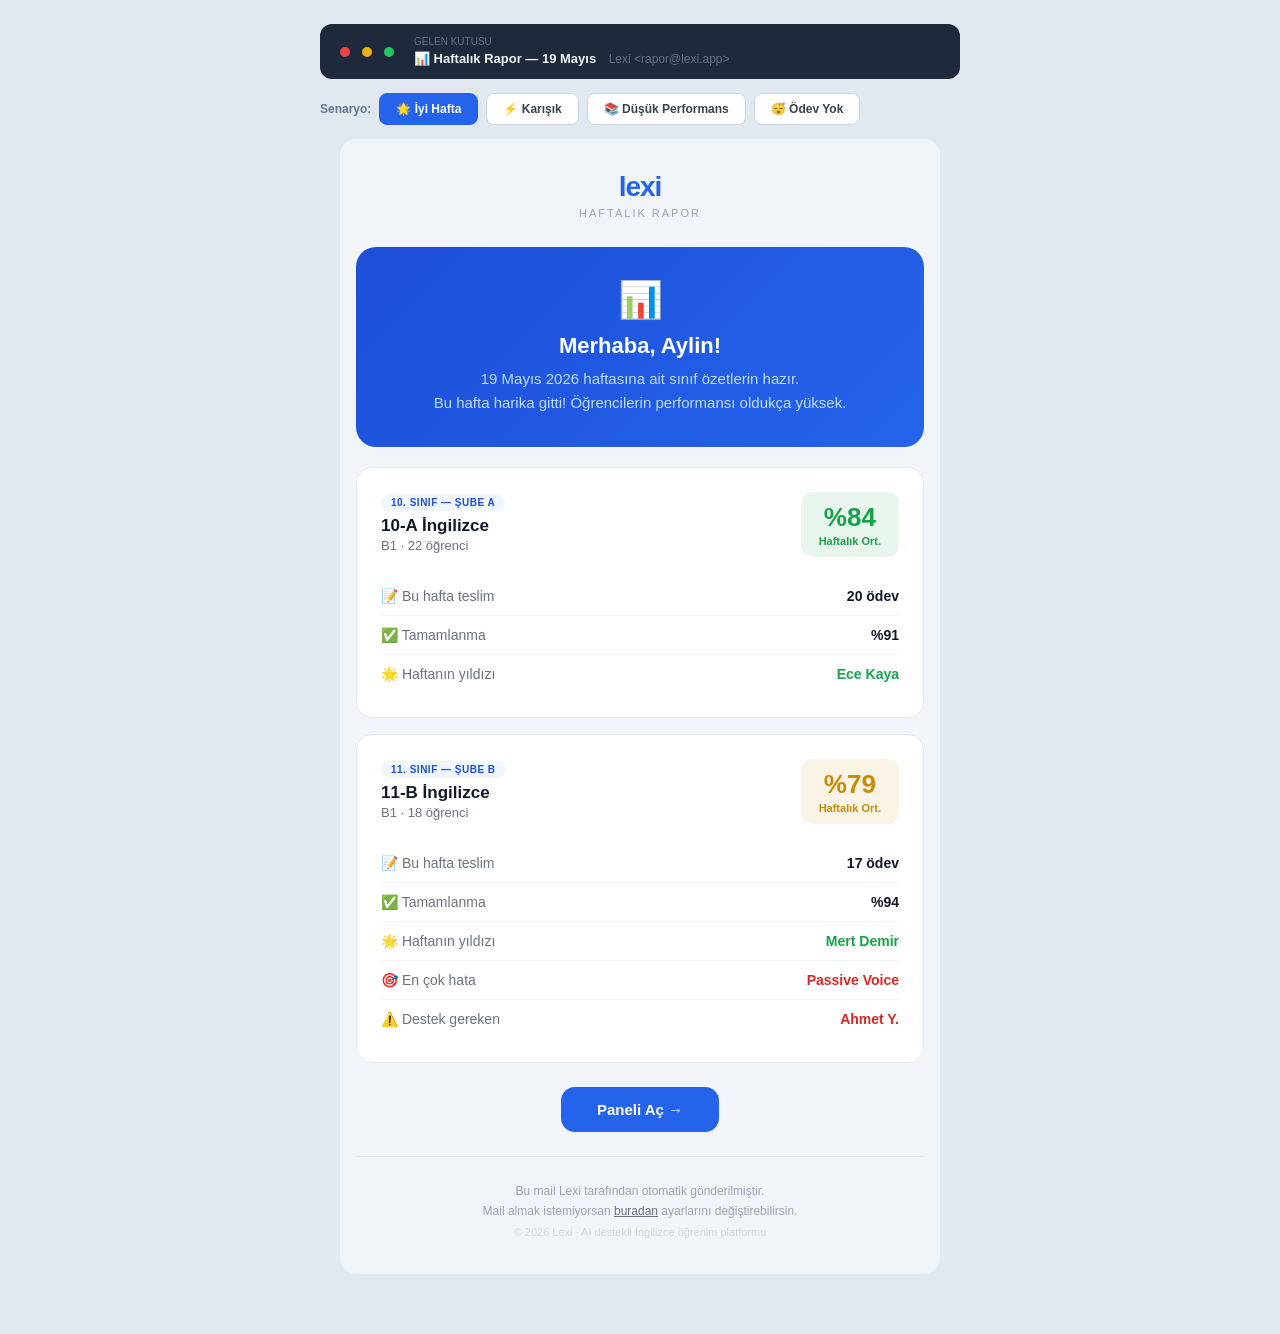
<file: docs/mail-preview.html>
<!DOCTYPE html>
<html>
<head>
<meta charset="UTF-8">
<meta name="viewport" content="width=device-width,initial-scale=1">
<title>Lexi — Haftalık Rapor Demo</title>
<style>
* { box-sizing: border-box; margin: 0; padding: 0; }
body { background: #e2e8f0; font-family: -apple-system, BlinkMacSystemFont, 'Segoe UI', sans-serif; padding: 24px 16px 60px; }

.preview-bar { max-width: 640px; margin: 0 auto 14px; background: #1e293b; border-radius: 12px; padding: 12px 20px; display: flex; align-items: center; gap: 12px; }
.dot { width: 10px; height: 10px; border-radius: 50%; }
.controls { max-width: 640px; margin: 0 auto 14px; display: flex; gap: 8px; flex-wrap: wrap; align-items: center; }
.ctrl-btn { padding: 8px 16px; border: 1px solid #cbd5e1; background: #fff; border-radius: 8px; font-size: 12px; font-weight: 700; cursor: pointer; color: #374151; transition: all .15s; }
.ctrl-btn:hover { border-color: #2563eb; color: #2563eb; }
.ctrl-btn.active { background: #2563eb; color: #fff; border-color: #2563eb; }

.email-wrapper { max-width: 600px; margin: 0 auto; padding: 32px 16px; background: #f1f5f9; border-radius: 16px; }
.logo { text-align: center; margin-bottom: 28px; }
.hero { background: linear-gradient(135deg,#1d4ed8,#2563eb); border-radius: 20px; padding: 32px; margin-bottom: 20px; text-align: center; }
.hero h1 { font-size: 22px; font-weight: 800; color: #fff; margin-bottom: 8px; }
.hero p { font-size: 15px; color: #bfdbfe; line-height: 1.6; }
.classroom-card { background: #fff; border-radius: 16px; padding: 24px; margin-bottom: 16px; border: 1px solid #e5e7eb; }
.card-header { display: flex; align-items: flex-start; justify-content: space-between; margin-bottom: 20px; }
.stats-table { width: 100%; border-collapse: collapse; }
.stats-table td { padding: 11px 0; border-bottom: 1px solid #f3f4f6; font-size: 14px; }
.stats-table td:first-child { color: #6b7280; }
.stats-table td:last-child { text-align: right; font-weight: 700; color: #111827; }
.stats-table tr:last-child td { border-bottom: none; }
.cta { text-align: center; margin: 24px 0; }
.cta-btn { display: inline-block; background: #2563eb; color: #fff; padding: 14px 36px; border-radius: 14px; font-weight: 800; font-size: 15px; border: none; cursor: pointer; transition: background .15s; }
.cta-btn:hover { background: #1d4ed8; }
.footer { text-align: center; padding-top: 24px; border-top: 1px solid #e5e7eb; }
.footer p { font-size: 12px; color: #9ca3af; line-height: 1.7; }

/* Modal */
.overlay { display: none; position: fixed; inset: 0; background: rgba(0,0,0,.6); z-index: 999; align-items: center; justify-content: center; }
.overlay.open { display: flex; }
.modal { background: #020817; border-radius: 20px; width: 95%; max-width: 920px; height: 82vh; display: flex; overflow: hidden; box-shadow: 0 24px 80px rgba(0,0,0,.6); animation: pop .25s cubic-bezier(.22,.68,0,1.2); position: relative; }
@keyframes pop { from{opacity:0;transform:scale(.92)} to{opacity:1;transform:scale(1)} }
.modal-close { position: absolute; top: 14px; right: 16px; z-index: 10; background: rgba(255,255,255,.07); border: none; border-radius: 8px; color: #94a3b8; cursor: pointer; font-size: 17px; padding: 4px 11px; transition: background .15s; }
.modal-close:hover { background: rgba(255,255,255,.14); }
.sidebar { width: 200px; background: #0a0f1e; border-right: 1px solid #1e293b; display: flex; flex-direction: column; padding: 24px 0; flex-shrink: 0; }
.sidebar-logo { padding: 0 18px 20px; border-bottom: 1px solid #1e293b; margin-bottom: 14px; }
.nav-btn { width: 100%; display: flex; align-items: center; gap: 9px; padding: 10px 10px 10px 12px; background: transparent; border: none; border-left: 2px solid transparent; color: #475569; font-size: 13px; font-weight: 600; cursor: pointer; font-family: inherit; margin-bottom: 2px; text-align: left; border-radius: 0 8px 8px 0; transition: all .15s; }
.nav-btn.active { background: rgba(56,189,248,.1); border-left-color: #38bdf8; color: #38bdf8; }
.nav-btn:hover:not(.active) { color: #94a3b8; background: rgba(255,255,255,.03); }
.content { flex: 1; overflow-y: auto; padding: 28px 28px 40px; background: #020817; }
.content::-webkit-scrollbar { width: 4px; }
.content::-webkit-scrollbar-thumb { background: #1e293b; border-radius: 2px; }
.stat-card { background: #0f172a; border: 1px solid #1e293b; border-radius: 10px; padding: 15px 18px; }

/* Sınıf grade tabs */
.grade-tabs { display: flex; gap: 6px; margin-bottom: 14px; }
.grade-tab { padding: 7px 16px; border: 1px solid #1e293b; background: #0f172a; border-radius: 8px; font-size: 12px; font-weight: 700; cursor: pointer; color: #475569; transition: all .15s; font-family: inherit; }
.grade-tab.active { background: rgba(56,189,248,.12); border-color: #38bdf8; color: #38bdf8; }
</style>
</head>
<body>

<div class="preview-bar">
  <div class="dot" style="background:#ef4444"></div>
  <div class="dot" style="background:#eab308"></div>
  <div class="dot" style="background:#22c55e"></div>
  <div style="flex:1;margin-left:8px;">
    <div style="font-size:10px;color:#64748b;margin-bottom:2px;">GELEN KUTUSU</div>
    <span style="font-size:13px;color:#f1f5f9;font-weight:700;">📊 Haftalık Rapor — 19 Mayıs</span>
    <span style="font-size:12px;color:#64748b;margin-left:8px;">Lexi &lt;rapor@lexi.app&gt;</span>
  </div>
</div>

<div class="controls">
  <span style="font-size:12px;color:#64748b;font-weight:600;">Senaryo:</span>
  <button class="ctrl-btn active" onclick="pick('good',this)">🌟 İyi Hafta</button>
  <button class="ctrl-btn" onclick="pick('mixed',this)">⚡ Karışık</button>
  <button class="ctrl-btn" onclick="pick('bad',this)">📚 Düşük Performans</button>
  <button class="ctrl-btn" onclick="pick('nodata',this)">😴 Ödev Yok</button>
</div>

<div class="email-wrapper">
  <div class="logo">
    <div style="font-size:28px;font-weight:900;color:#2563eb;letter-spacing:-1px;">lexi</div>
    <div style="font-size:11px;color:#9ca3af;letter-spacing:2px;text-transform:uppercase;margin-top:4px;">Haftalık Rapor</div>
  </div>
  <div class="hero">
    <div style="font-size:36px;margin-bottom:12px;">📊</div>
    <h1>Merhaba, Aylin!</h1>
    <p id="heroText">19 Mayıs 2026 haftasına ait sınıf özetlerin hazır.<br>Bu haftaki performansa bir göz atalım.</p>
  </div>
  <div id="cards"></div>
  <div class="cta"><button class="cta-btn" onclick="openPanel()">Paneli Aç →</button></div>
  <div class="footer">
    <p>Bu mail Lexi tarafından otomatik gönderilmiştir.<br>
    Mail almak istemiyorsan <a href="#" style="color:#6b7280;">buradan</a> ayarlarını değiştirebilirsin.<br>
    <span style="font-size:11px;color:#d1d5db;">© 2026 Lexi · AI destekli İngilizce öğrenim platformu</span></p>
  </div>
</div>

<!-- Panel Modal -->
<div class="overlay" id="overlay" onclick="if(event.target===this)closePanel()">
  <div class="modal">
    <button class="modal-close" onclick="closePanel()">✕</button>
    <div class="sidebar">
      <div class="sidebar-logo">
        <div style="font-size:18px;font-weight:900;color:#38bdf8;">lexi</div>
        <div style="font-size:9px;color:#334155;letter-spacing:2px;text-transform:uppercase;margin-top:2px;">Öğretmen Paneli</div>
      </div>
      <div style="padding:0 8px;flex:1;">
        <button class="nav-btn active" id="nav-dashboard" onclick="goTab('dashboard')"><span>◈</span>Panel</button>
        <button class="nav-btn" id="nav-classes"   onclick="goTab('classes')"><span>◉</span>Sınıflarım</button>
        <button class="nav-btn" id="nav-assign"    onclick="goTab('assign')"><span>✦</span>Ödev Ata</button>
        <button class="nav-btn" id="nav-notes"     onclick="goTab('notes')"><span>✎</span>Notlarım</button>
        <button class="nav-btn" id="nav-support"   onclick="goTab('support')"><span>◎</span>Destek</button>
      </div>
      <div style="padding:14px 18px;border-top:1px solid #1e293b;">
        <div style="font-size:12px;font-weight:600;color:#94a3b8;">Aylin Öğretmen</div>
        <div style="font-size:10px;color:#334155;margin-top:2px;">aylin@lexi.app</div>
      </div>
    </div>
    <div class="content" id="content"></div>
  </div>
</div>

<script>
// ── Sabit veriler ─────────────────────────────────────────────────────
const GRADES   = ["9","10","11","12"];
const SECTIONS = ["A","B","C","D","E","F"];
const LVL      = {"9":"A2","10":"B1","11":"B1","12":"B2"};
const TOPICS   = ["Present Perfect","Passive Voice","Modal Verbs","Conditionals","Reported Speech"];
const NAMES    = ["Ece K.","Mert D.","Selin A.","Burak Y.","Zeynep B.","Ali R.","Can T.","Fatma S."];

function rnd(min,max){return Math.floor(Math.random()*(max-min+1))+min;}
function pick_arr(arr){return arr[Math.floor(Math.random()*arr.length)];}

// Her çalıştırmada tutarlı olsun — seed değil ama yeterli
const ALL = [];
GRADES.forEach(g=>{
  SECTIONS.forEach(s=>{
    const avg = rnd(48,92);
    const cap = rnd(18,26);
    const sub = rnd(Math.floor(cap*0.5), cap);
    ALL.push({
      grade:g, section:s,
      name:`${g}-${s} İngilizce`,
      level:LVL[g], students:cap, submissions:sub,
      avg, completion:Math.round(sub/cap*100),
      star: avg>=70 ? pick_arr(NAMES) : null,
      struggling: avg<65 ? [pick_arr(NAMES), pick_arr(NAMES)].filter((v,i,a)=>a.indexOf(v)===i) : avg<75?[pick_arr(NAMES)]:[],
      topic: pick_arr(TOPICS),
      code: Math.random().toString(36).slice(2,8).toUpperCase(),
    });
  });
});

// ── Mail senaryoları ──────────────────────────────────────────────────
const SCENARIOS = {
  good:[
    {grade:"10",section:"A",name:"10-A İngilizce",level:"B1",students:22,submissions:20,avg:84,completion:91,star:"Ece Kaya",struggling:[],topic:null},
    {grade:"11",section:"B",name:"11-B İngilizce",level:"B1",students:18,submissions:17,avg:79,completion:94,star:"Mert Demir",struggling:["Ahmet Y."],topic:"Passive Voice"},
  ],
  mixed:[
    {grade:"10",section:"A",name:"10-A İngilizce",level:"B1",students:22,submissions:14,avg:68,completion:64,star:"Selin A.",struggling:["Burak K.","Can T."],topic:"Conditionals"},
    {grade:"9", section:"C",name:"9-C İngilizce", level:"A2",students:18,submissions:9, avg:55,completion:50,star:null,struggling:["Ali R.","Zeynep B.","Ceren M."],topic:"Present Perfect"},
  ],
  bad:[
    {grade:"12",section:"F",name:"12-F İngilizce",level:"B2",students:22,submissions:6,avg:47,completion:27,star:null,struggling:["Burak K.","Can T.","Fatma S.","Emre Y."],topic:"Modal Verbs"},
  ],
  nodata:[
    {grade:"11",section:"D",name:"11-D İngilizce",level:"B1",students:22,submissions:0,avg:null,completion:0,star:null,struggling:[],topic:null},
  ],
};
const HERO={
  good:"Bu hafta harika gitti! Öğrencilerin performansı oldukça yüksek.",
  mixed:"Bazı sınıflarda dikkat edilmesi gereken noktalar var.",
  bad:"Bu hafta zorlayıcı geçti — destek gereken öğrenciler var.",
  nodata:"Bu hafta ödev teslimi olmadı. Yeni bir ödev oluşturmayı düşünebilirsin.",
};

function sc(avg){return avg===null?"#6b7280":avg>=80?"#16a34a":avg>=60?"#ca8a04":"#dc2626";}

function cardHTML(d){
  const c=sc(d.avg), avgStr=d.avg!==null?`%${d.avg}`:"Veri yok";
  let rows=`<tr><td>📝 Bu hafta teslim</td><td>${d.submissions} ödev</td></tr>
             <tr><td>✅ Tamamlanma</td><td>%${d.completion}</td></tr>`;
  if(d.star)         rows+=`<tr><td>🌟 Haftanın yıldızı</td><td style="color:#16a34a">${d.star}</td></tr>`;
  if(d.topic)        rows+=`<tr><td>🎯 En çok hata</td><td style="color:#dc2626">${d.topic}</td></tr>`;
  if(d.struggling?.length){
    const n=d.struggling.slice(0,3).join(", ")+(d.struggling.length>3?` +${d.struggling.length-3}`:"");
    rows+=`<tr><td>⚠️ Destek gereken</td><td style="color:#dc2626">${n}</td></tr>`;
  }
  return `<div class="classroom-card">
    <div class="card-header">
      <div>
        <div style="display:inline-block;font-size:10px;font-weight:800;padding:3px 10px;border-radius:20px;background:#eff6ff;color:#1d4ed8;margin-bottom:5px;letter-spacing:.5px;">${d.grade}. SINIF — ŞUBE ${d.section}</div>
        <div style="font-size:17px;font-weight:800;color:#111827;">${d.name}</div>
        <div style="font-size:13px;color:#6b7280;margin-top:2px;">${d.level} · ${d.students} öğrenci</div>
      </div>
      <div style="text-align:center;background:${c}18;border-radius:12px;padding:10px 18px;min-width:88px;">
        <div style="font-size:26px;font-weight:900;color:${c};">${avgStr}</div>
        <div style="font-size:11px;font-weight:700;color:${c};margin-top:2px;">Haftalık Ort.</div>
      </div>
    </div>
    <table class="stats-table">${rows}</table>
  </div>`;
}

function pick(key,btn){
  document.querySelectorAll(".ctrl-btn").forEach(b=>b.classList.remove("active"));
  btn.classList.add("active");
  document.getElementById("heroText").innerHTML=`19 Mayıs 2026 haftasına ait sınıf özetlerin hazır.<br>${HERO[key]}`;
  document.getElementById("cards").innerHTML=SCENARIOS[key].map(cardHTML).join("");
}
pick("good",document.querySelector(".ctrl-btn.active"));

// ── Panel ─────────────────────────────────────────────────────────────
function openPanel(){
  document.getElementById("overlay").classList.add("open");
  goTab("dashboard");
}
function closePanel(){document.getElementById("overlay").classList.remove("open");}

let curTab="dashboard", curGrade="10";

function goTab(tab){
  curTab=tab;
  document.querySelectorAll(".nav-btn").forEach(b=>b.classList.remove("active"));
  document.getElementById("nav-"+tab).classList.add("active");
  const fn={dashboard:tabDashboard,classes:tabClasses,assign:tabAssign,notes:tabNotes,support:tabSupport};
  (fn[tab]||tabDashboard)();
}

// ── Dashboard tab ─────────────────────────────────────────────────────
function tabDashboard(){
  const total=ALL.reduce((a,c)=>a+c.students,0);
  const avgs=ALL.map(c=>c.avg).filter(Boolean);
  const avg=Math.round(avgs.reduce((a,b)=>a+b,0)/avgs.length);
  const rows=ALL.slice(0,8).map((c,i)=>{
    const [bg,tc]=c.avg>=80?["#14532d","#86efac"]:c.avg>=60?["#713f12","#fde047"]:["#7f1d1d","#fca5a5"];
    return `<div style="display:grid;grid-template-columns:56px 1fr 66px 66px;padding:10px 16px;align-items:center;border-top:1px solid #1e293b;background:${i%2===0?"#0f172a":"transparent"}">
      <div style="font-size:12px;font-weight:800;color:#38bdf8;">${c.grade}-${c.section}</div>
      <div style="font-size:12px;color:#94a3b8;">${c.topic}</div>
      <div style="text-align:center;font-size:12px;color:#64748b;">${c.submissions}/${c.students}</div>
      <div style="text-align:center;"><span style="font-size:11px;font-weight:700;background:${bg};color:${tc};padding:2px 9px;border-radius:20px;">%${c.avg}</span></div>
    </div>`;
  }).join("");

  document.getElementById("content").innerHTML=`
    <div style="margin-bottom:20px;">
      <div style="font-size:18px;font-weight:800;color:#f1f5f9;margin-bottom:3px;">Hoş geldin, Aylin 👋</div>
      <div style="font-size:13px;color:#475569;">Tüm sınıfların genel durumu</div>
    </div>
    <div style="display:grid;grid-template-columns:repeat(3,1fr);gap:12px;margin-bottom:24px;">
      ${[["Toplam Sınıf","24"],["Toplam Öğrenci",total],["Genel Ort.",`%${avg}`]].map(([l,v])=>`
        <div class="stat-card">
          <div style="font-size:10px;font-weight:700;text-transform:uppercase;letter-spacing:1px;color:#475569;margin-bottom:6px;">${l}</div>
          <div style="font-size:22px;font-weight:800;color:#38bdf8;">${v}</div>
        </div>`).join("")}
    </div>
    <div style="font-size:10px;font-weight:700;letter-spacing:1px;text-transform:uppercase;color:#475569;margin-bottom:12px;">Son Ödevler</div>
    <div style="border:1px solid #1e293b;border-radius:10px;overflow:hidden;">
      <div style="display:grid;grid-template-columns:56px 1fr 66px 66px;padding:9px 16px;background:#0a0f1e;font-size:10px;font-weight:700;color:#334155;text-transform:uppercase;letter-spacing:1px;">
        <span>Sınıf</span><span>Konu</span><span style="text-align:center">Teslim</span><span style="text-align:center">Ort.</span>
      </div>
      ${rows}
    </div>`;
}

// ── Sınıflarım tab ────────────────────────────────────────────────────
function tabClasses(){
  document.getElementById("content").innerHTML=`
    <div style="font-size:18px;font-weight:800;color:#f1f5f9;margin-bottom:16px;">Sınıflarım</div>
    <div class="grade-tabs" id="gradeTabs">
      ${GRADES.map(g=>`<button class="grade-tab ${g===curGrade?"active":""}" onclick="filterGrade('${g}',this)">${g}. Sınıf</button>`).join("")}
    </div>
    <div id="classGrid"></div>`;
  renderGrid();
}

function filterGrade(g,btn){
  curGrade=g;
  document.querySelectorAll(".grade-tab").forEach(b=>b.classList.remove("active"));
  btn.classList.add("active");
  renderGrid();
}

function renderGrid(){
  const filtered=ALL.filter(c=>c.grade===curGrade);
  document.getElementById("classGrid").innerHTML=`
    <div style="font-size:11px;color:#475569;margin-bottom:12px;">${curGrade}. sınıf — ${filtered.length} şube, ${filtered.reduce((a,c)=>a+c.students,0)} öğrenci</div>
    <div style="border:1px solid #1e293b;border-radius:10px;overflow:hidden;">
      <div style="display:grid;grid-template-columns:40px 1fr 54px 60px 64px 76px;padding:9px 16px;background:#0a0f1e;font-size:10px;font-weight:700;color:#334155;text-transform:uppercase;letter-spacing:1px;">
        <span>Şb</span><span>Sınıf</span><span style="text-align:center">Svye</span><span style="text-align:center">Öğr.</span><span style="text-align:center">Ort.</span><span style="text-align:center">Kod</span>
      </div>
      ${filtered.map((c,i)=>{
        const [bg,tc]=c.avg>=80?["#14532d","#86efac"]:c.avg>=60?["#713f12","#fde047"]:["#7f1d1d","#fca5a5"];
        return `<div style="display:grid;grid-template-columns:40px 1fr 54px 60px 64px 76px;padding:10px 16px;align-items:center;border-top:1px solid #1e293b;background:${i%2===0?"#0f172a":"transparent"}">
          <div style="width:28px;height:28px;border-radius:7px;background:rgba(56,189,248,.1);border:1px solid rgba(56,189,248,.15);display:flex;align-items:center;justify-content:center;font-size:11px;font-weight:800;color:#38bdf8;">${c.section}</div>
          <div style="font-size:13px;color:#f1f5f9;font-weight:600;">${c.name}</div>
          <div style="text-align:center;font-size:11px;color:#64748b;">${c.level}</div>
          <div style="text-align:center;font-size:13px;color:#94a3b8;">${c.students}</div>
          <div style="text-align:center;"><span style="font-size:11px;font-weight:700;background:${bg};color:${tc};padding:2px 8px;border-radius:20px;">%${c.avg}</span></div>
          <div style="text-align:center;font-size:11px;font-weight:800;color:#38bdf8;font-family:monospace;letter-spacing:2px;">${c.code}</div>
        </div>`;
      }).join("")}
    </div>`;
}

// ── Ödev Ata tab ──────────────────────────────────────────────────────
function tabAssign(){
  const gradeOpts=GRADES.map(g=>`<optgroup label="${g}. Sınıf">${SECTIONS.map(s=>`<option>${g}-${s} İngilizce (${LVL[g]})</option>`).join("")}</optgroup>`).join("");
  const inp=s=>`width:100%;padding:10px 13px;background:#0a0f1e;border:1.5px solid #1e293b;border-radius:9px;color:#f1f5f9;font-size:13px;font-family:inherit;outline:none;${s||""}`;
  document.getElementById("content").innerHTML=`
    <div style="font-size:18px;font-weight:800;color:#f1f5f9;margin-bottom:4px;">Ödev Ata</div>
    <div style="font-size:13px;color:#475569;margin-bottom:20px;">Claude seçtiğin konuya uygun sorular üretecek.</div>
    <div style="display:flex;gap:8px;margin-bottom:18px;">
      <button onclick="toggleMode(0)" id="mBtn0" style="flex:1;padding:10px;border:1.5px solid #38bdf8;border-radius:9px;background:rgba(56,189,248,.1);color:#38bdf8;font-size:13px;font-weight:700;cursor:pointer;font-family:inherit;transition:all .15s;">Tekli Sınıf</button>
      <button onclick="toggleMode(1)" id="mBtn1" style="flex:1;padding:10px;border:1.5px solid #1e293b;border-radius:9px;background:#0f172a;color:#475569;font-size:13px;font-weight:700;cursor:pointer;font-family:inherit;transition:all .15s;">Toplu Atama</button>
    </div>
    <div id="classSelect">
      <div style="margin-bottom:14px;">
        <label style="display:block;font-size:10px;font-weight:700;letter-spacing:1px;text-transform:uppercase;color:#475569;margin-bottom:7px;">Sınıf</label>
        <select style="${inp("box-sizing:border-box;")}"><option value="">Sınıf seç...</option>${gradeOpts}</select>
      </div>
    </div>
    ${[["Ödev Başlığı","text","Örn: Haftalık Present Perfect Ödevi"],["Konu","select",""]].map(([l,t,ph])=>`
      <div style="margin-bottom:14px;">
        <label style="display:block;font-size:10px;font-weight:700;letter-spacing:1px;text-transform:uppercase;color:#475569;margin-bottom:7px;">${l}</label>
        ${t==="select"
          ?`<select style="${inp("box-sizing:border-box;")}"><option value="">Konu seç...</option>${TOPICS.map(t=>`<option>${t}</option>`).join("")}</select>`
          :`<input type="text" placeholder="${ph}" style="${inp("box-sizing:border-box;")}">`}
      </div>`).join("")}
    <div style="display:grid;grid-template-columns:1fr 1fr;gap:12px;margin-bottom:16px;">
      <div>
        <label style="display:block;font-size:10px;font-weight:700;letter-spacing:1px;text-transform:uppercase;color:#475569;margin-bottom:7px;">Seviye</label>
        <div style="display:flex;gap:4px;">${["A1","A2","B1","B2","C1"].map((l,i)=>`<button style="flex:1;padding:7px 0;border:1.5px solid ${i===2?"#38bdf8":"#1e293b"};border-radius:6px;background:${i===2?"rgba(56,189,248,.1)":"#0f172a"};color:${i===2?"#38bdf8":"#475569"};font-size:10px;font-weight:700;cursor:pointer;font-family:inherit;">${l}</button>`).join("")}</div>
      </div>
      <div>
        <label style="display:block;font-size:10px;font-weight:700;letter-spacing:1px;text-transform:uppercase;color:#475569;margin-bottom:7px;">Soru Sayısı</label>
        <input type="number" value="5" min="3" max="15" style="${inp("box-sizing:border-box;")}">
      </div>
    </div>
    <div style="background:rgba(56,189,248,.05);border:1px solid rgba(56,189,248,.15);border-radius:9px;padding:11px 14px;margin-bottom:16px;font-size:12px;color:#64748b;line-height:1.6;">
      <span style="color:#38bdf8;font-weight:700;">Claude şunları üretecek:</span> Seçilen konuda ilgili seviyede sorular — boşluk doldurma, çoktan seçmeli ve cümle yeniden yazma karışık.
    </div>
    <button id="createBtn" onclick="fakeCreate()" style="width:100%;padding:13px;background:#38bdf8;color:#0f172a;border:none;border-radius:10px;font-size:14px;font-weight:800;cursor:pointer;font-family:inherit;transition:all .2s;">✦ Ödevi Oluştur</button>`;
}

function toggleMode(n){
  const btns=[document.getElementById("mBtn0"),document.getElementById("mBtn1")];
  btns.forEach((b,i)=>{
    b.style.cssText=`flex:1;padding:10px;border:1.5px solid ${i===n?"#38bdf8":"#1e293b"};border-radius:9px;background:${i===n?"rgba(56,189,248,.1)":"#0f172a"};color:${i===n?"#38bdf8":"#475569"};font-size:13px;font-weight:700;cursor:pointer;font-family:inherit;transition:all .15s;`;
  });
  const cs=document.getElementById("classSelect");
  if(n===1){
    const gradeOpts=GRADES.map(g=>`<optgroup label="${g}. Sınıf">${SECTIONS.map(s=>`<option>${g}-${s} İngilizce (${LVL[g]})</option>`).join("")}</optgroup>`).join("");
    cs.innerHTML=`<div style="margin-bottom:14px;">
      <label style="display:block;font-size:10px;font-weight:700;letter-spacing:1px;text-transform:uppercase;color:#475569;margin-bottom:7px;">Sınıflar (çoklu seçim)</label>
      <select multiple size="5" style="width:100%;padding:8px;background:#0a0f1e;border:1.5px solid #1e293b;border-radius:9px;color:#f1f5f9;font-size:13px;font-family:inherit;outline:none;box-sizing:border-box;">${gradeOpts}</select>
      <div style="font-size:11px;color:#334155;margin-top:5px;">Ctrl/Cmd basılı tutarak birden fazla seçebilirsin</div>
    </div>`;
  } else {
    const gradeOpts=GRADES.map(g=>`<optgroup label="${g}. Sınıf">${SECTIONS.map(s=>`<option>${g}-${s} İngilizce (${LVL[g]})</option>`).join("")}</optgroup>`).join("");
    cs.innerHTML=`<div style="margin-bottom:14px;">
      <label style="display:block;font-size:10px;font-weight:700;letter-spacing:1px;text-transform:uppercase;color:#475569;margin-bottom:7px;">Sınıf</label>
      <select style="width:100%;padding:10px 13px;background:#0a0f1e;border:1.5px solid #1e293b;border-radius:9px;color:#f1f5f9;font-size:13px;font-family:inherit;outline:none;box-sizing:border-box;"><option value="">Sınıf seç...</option>${gradeOpts}</select>
    </div>`;
  }
}

function fakeCreate(){
  const btn=document.getElementById("createBtn");
  btn.textContent="⟳ Claude sorular üretiyor...";
  btn.style.background="#0c4a6e"; btn.style.color="#7dd3fc"; btn.style.cursor="not-allowed";
  setTimeout(()=>{ btn.textContent="✓ Ödev Oluşturuldu!"; btn.style.background="#14532d"; btn.style.color="#86efac"; },2200);
}

// ── Notlar tab ────────────────────────────────────────────────────────
function tabNotes(){
  const notes=[
    {student:"Ece Kaya",cls:"10-A",text:"Conditionals konusunda çok başarılı. Olimpiyat yarışmasına aday gösterilebilir.",date:"15 May"},
    {student:"Burak Yılmaz",cls:"9-C",text:"Present Perfect konusunda zorlanıyor. Ek alıştırma materyali gönderildi.",date:"13 May"},
    {student:"Mert Demir",cls:"11-B",text:"B2 sınavına hazırlanıyor. Ekstra kaynak istedi.",date:"10 May"},
  ];
  document.getElementById("content").innerHTML=`
    <div style="font-size:18px;font-weight:800;color:#f1f5f9;margin-bottom:4px;">Notlarım</div>
    <div style="font-size:13px;color:#475569;margin-bottom:18px;">Öğrencilere ve kendinize eklediğiniz notlar.</div>
    <div style="background:#0f172a;border:1px solid #1e293b;border-radius:12px;padding:16px;margin-bottom:16px;">
      <textarea rows="3" placeholder="Yeni not ekle..." style="width:100%;padding:10px;background:#0a0f1e;border:1px solid #1e293b;border-radius:8px;color:#f1f5f9;font-size:13px;font-family:inherit;outline:none;resize:vertical;box-sizing:border-box;margin-bottom:10px;"></textarea>
      <button style="padding:8px 20px;background:#38bdf8;color:#0f172a;border:none;border-radius:8px;font-size:13px;font-weight:700;cursor:pointer;font-family:inherit;">Kaydet</button>
    </div>
    ${notes.map(n=>`<div style="background:#0f172a;border:1px solid #1e293b;border-radius:10px;padding:14px 16px;margin-bottom:10px;">
      <div style="display:flex;justify-content:space-between;margin-bottom:6px;">
        <span style="font-size:12px;font-weight:700;color:#38bdf8;">${n.student} <span style="color:#334155;font-weight:400;">· ${n.cls}</span></span>
        <span style="font-size:11px;color:#334155;">${n.date}</span>
      </div>
      <div style="font-size:13px;color:#94a3b8;line-height:1.5;">${n.text}</div>
    </div>`).join("")}`;
}

// ── Destek tab ────────────────────────────────────────────────────────
function tabSupport(){
  document.getElementById("content").innerHTML=`
    <div style="font-size:18px;font-weight:800;color:#f1f5f9;margin-bottom:4px;">Destek</div>
    <div style="font-size:13px;color:#475569;margin-bottom:18px;">Sorun veya öneriniz mi var?</div>
    <div style="background:#0f172a;border:1px solid #1e293b;border-radius:12px;padding:18px;margin-bottom:16px;">
      <div style="margin-bottom:12px;">
        <label style="display:block;font-size:10px;font-weight:700;letter-spacing:1px;text-transform:uppercase;color:#475569;margin-bottom:7px;">Konu</label>
        <input type="text" placeholder="Kısaca belirtin..." style="width:100%;padding:10px 13px;background:#0a0f1e;border:1.5px solid #1e293b;border-radius:9px;color:#f1f5f9;font-size:13px;font-family:inherit;outline:none;box-sizing:border-box;">
      </div>
      <div style="margin-bottom:14px;">
        <label style="display:block;font-size:10px;font-weight:700;letter-spacing:1px;text-transform:uppercase;color:#475569;margin-bottom:7px;">Mesaj</label>
        <textarea rows="4" placeholder="Detaylı açıklayın..." style="width:100%;padding:10px 13px;background:#0a0f1e;border:1.5px solid #1e293b;border-radius:9px;color:#f1f5f9;font-size:13px;font-family:inherit;outline:none;resize:vertical;box-sizing:border-box;"></textarea>
      </div>
      <button onclick="this.textContent='✓ Gönderildi!';this.style.background='#14532d';this.style.color='#86efac';" style="padding:11px 28px;background:#38bdf8;color:#0f172a;border:none;border-radius:9px;font-size:13px;font-weight:800;cursor:pointer;font-family:inherit;">Gönder →</button>
    </div>
    <div style="background:#0f172a;border:1px solid rgba(56,189,248,.2);border-radius:10px;padding:14px 16px;">
      <div style="display:flex;justify-content:space-between;align-items:center;">
        <div>
          <div style="font-size:13px;font-weight:700;color:#f1f5f9;margin-bottom:2px;">Sınıf kodu çalışmıyor</div>
          <div style="font-size:11px;color:#334155;">12 May 2026</div>
        </div>
        <span style="font-size:11px;font-weight:700;color:#fde047;background:rgba(250,204,21,.1);padding:3px 10px;border-radius:20px;">Bekliyor</span>
      </div>
    </div>`;
}
</script>
</body>
</html>
</file>
